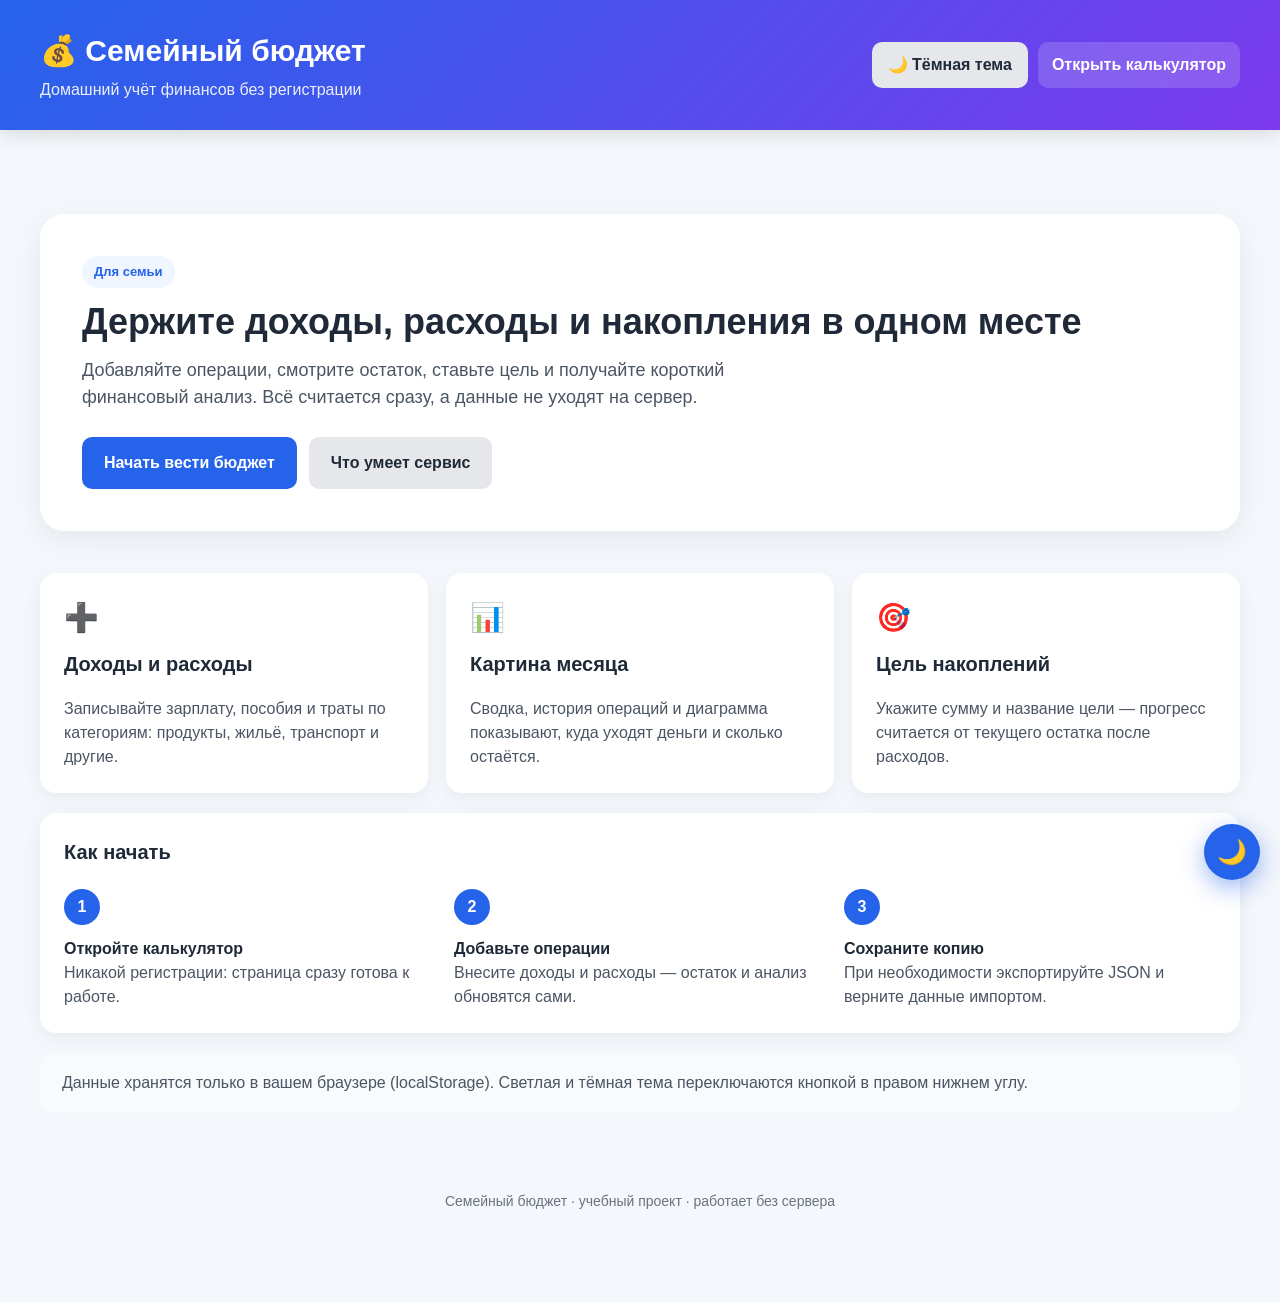
<file: index.html>
<!DOCTYPE html>
<html lang="ru">
<head>
    <meta charset="UTF-8">
    <meta name="viewport" content="width=device-width, initial-scale=1.0">
    <title>Семейный бюджет — учёт доходов и расходов</title>
    <meta name="description" content="Простой калькулятор семейного бюджета: доходы, расходы, цели накоплений и анализ. Данные хранятся только в вашем браузере.">

    <!-- Сразу применяем сохранённую тему, чтобы страница не мигала светлой -->
    <script>
        if (localStorage.getItem("familyBudgetTheme") === "dark") {
            document.documentElement.classList.add("theme-dark");
        }
    </script>

    <link rel="stylesheet" href="css/styles.css">
</head>

<body>

<!-- =========================
     ШАПКА ЛЕНДИНГА
========================= -->
<header>
    <div class="container header-content">

        <div>
            <h1>
                <a class="brand-link" href="index.html">
                    💰 Семейный бюджет
                </a>
            </h1>
            <p>Домашний учёт финансов без регистрации</p>
        </div>

        <div class="header-actions">

            <!-- Переключение светлой и тёмной темы на лендинге -->
            <button
                type="button"
                id="headerThemeToggle"
                class="btn btn-secondary"
                onclick="toggleTheme()"
                title="Переключить светлую и тёмную тему">
                🌙 Тёмная тема
            </button>

            <a class="nav-link" href="calculator.html">
                Открыть калькулятор
            </a>
        </div>

    </div>
</header>

<main>
    <div class="container">

        <!-- =========================
             ПРИВЕТСТВЕННЫЙ БЛОК
        ========================== -->
        <section class="landing-hero">
            <div class="hero-card">

                <span class="hero-kicker">Для семьи</span>

                <h2>Держите доходы, расходы и накопления в одном месте</h2>

                <p class="hero-lead">
                    Добавляйте операции, смотрите остаток, ставьте цель
                    и получайте короткий финансовый анализ.
                    Всё считается сразу, а данные не уходят на сервер.
                </p>

                <div class="hero-actions">
                    <a class="btn btn-primary btn-lg" href="calculator.html">
                        Начать вести бюджет
                    </a>
                    <a class="btn btn-secondary btn-lg" href="#features">
                        Что умеет сервис
                    </a>
                </div>

            </div>
        </section>

        <!-- =========================
             ВОЗМОЖНОСТИ
        ========================== -->
        <section id="features">
            <div class="features-grid">

                <article class="card">
                    <div class="feature-icon">➕</div>
                    <h2>Доходы и расходы</h2>
                    <p>
                        Записывайте зарплату, пособия и траты по категориям:
                        продукты, жильё, транспорт и другие.
                    </p>
                </article>

                <article class="card">
                    <div class="feature-icon">📊</div>
                    <h2>Картина месяца</h2>
                    <p>
                        Сводка, история операций и диаграмма показывают,
                        куда уходят деньги и сколько остаётся.
                    </p>
                </article>

                <article class="card">
                    <div class="feature-icon">🎯</div>
                    <h2>Цель накоплений</h2>
                    <p>
                        Укажите сумму и название цели — прогресс считается
                        от текущего остатка после расходов.
                    </p>
                </article>

            </div>
        </section>

        <!-- =========================
             КАК ЭТО РАБОТАЕТ
        ========================== -->
        <section class="card">
            <h2>Как начать</h2>

            <div class="steps-grid">

                <div>
                    <div class="step-num">1</div>
                    <strong>Откройте калькулятор</strong>
                    <p>Никакой регистрации: страница сразу готова к работе.</p>
                </div>

                <div>
                    <div class="step-num">2</div>
                    <strong>Добавьте операции</strong>
                    <p>Внесите доходы и расходы — остаток и анализ обновятся сами.</p>
                </div>

                <div>
                    <div class="step-num">3</div>
                    <strong>Сохраните копию</strong>
                    <p>При необходимости экспортируйте JSON и верните данные импортом.</p>
                </div>

            </div>
        </section>

        <p class="privacy-note">
            Данные хранятся только в вашем браузере (localStorage).
            Светлая и тёмная тема переключаются кнопкой в правом нижнем углу.
        </p>

    </div>
</main>

<footer class="site-footer">
    <div class="container">
        Семейный бюджет · учебный проект · работает без сервера
    </div>
</footer>

<!--
    Кнопка смены темы: всегда в правом нижнем углу.
    Светлая тема → значок луны, тёмная тема → значок солнца.
-->
<button
    type="button"
    id="themeToggle"
    class="theme-toggle"
    onclick="toggleTheme()"
    title="Переключить тему"
    aria-label="Переключить тему">
    🌙
</button>

<script src="js/theme.js"></script>
<script>
/*
    Дополнительная логика темы только для лендинга:
    обновляет кнопку в шапке и дублирует переключение,
    если внешний файл theme.js не загрузился.
*/
(function () {

    const THEME_STORAGE_KEY = "familyBudgetTheme";

    function isDarkTheme() {
        return document.documentElement.classList.contains("theme-dark");
    }

    function updateLandingButtons() {

        const isDark = isDarkTheme();

        const headerButton =
            document.getElementById("headerThemeToggle");

        const cornerButton =
            document.getElementById("themeToggle");

        if (headerButton) {
            headerButton.textContent =
                isDark ? "☀️ Светлая тема" : "🌙 Тёмная тема";
            headerButton.title =
                isDark
                    ? "Включить светлую тему"
                    : "Включить тёмную тему";
        }

        if (cornerButton) {
            cornerButton.textContent = isDark ? "☀️" : "🌙";
            cornerButton.title =
                isDark
                    ? "Включить светлую тему"
                    : "Включить тёмную тему";
        }
    }

    window.toggleTheme = function () {

        const nextTheme = isDarkTheme() ? "light" : "dark";

        document.documentElement.classList.toggle(
            "theme-dark",
            nextTheme === "dark"
        );

        localStorage.setItem(THEME_STORAGE_KEY, nextTheme);
        updateLandingButtons();
    };

    updateLandingButtons();
})();
</script>

</body>
</html>
</file>
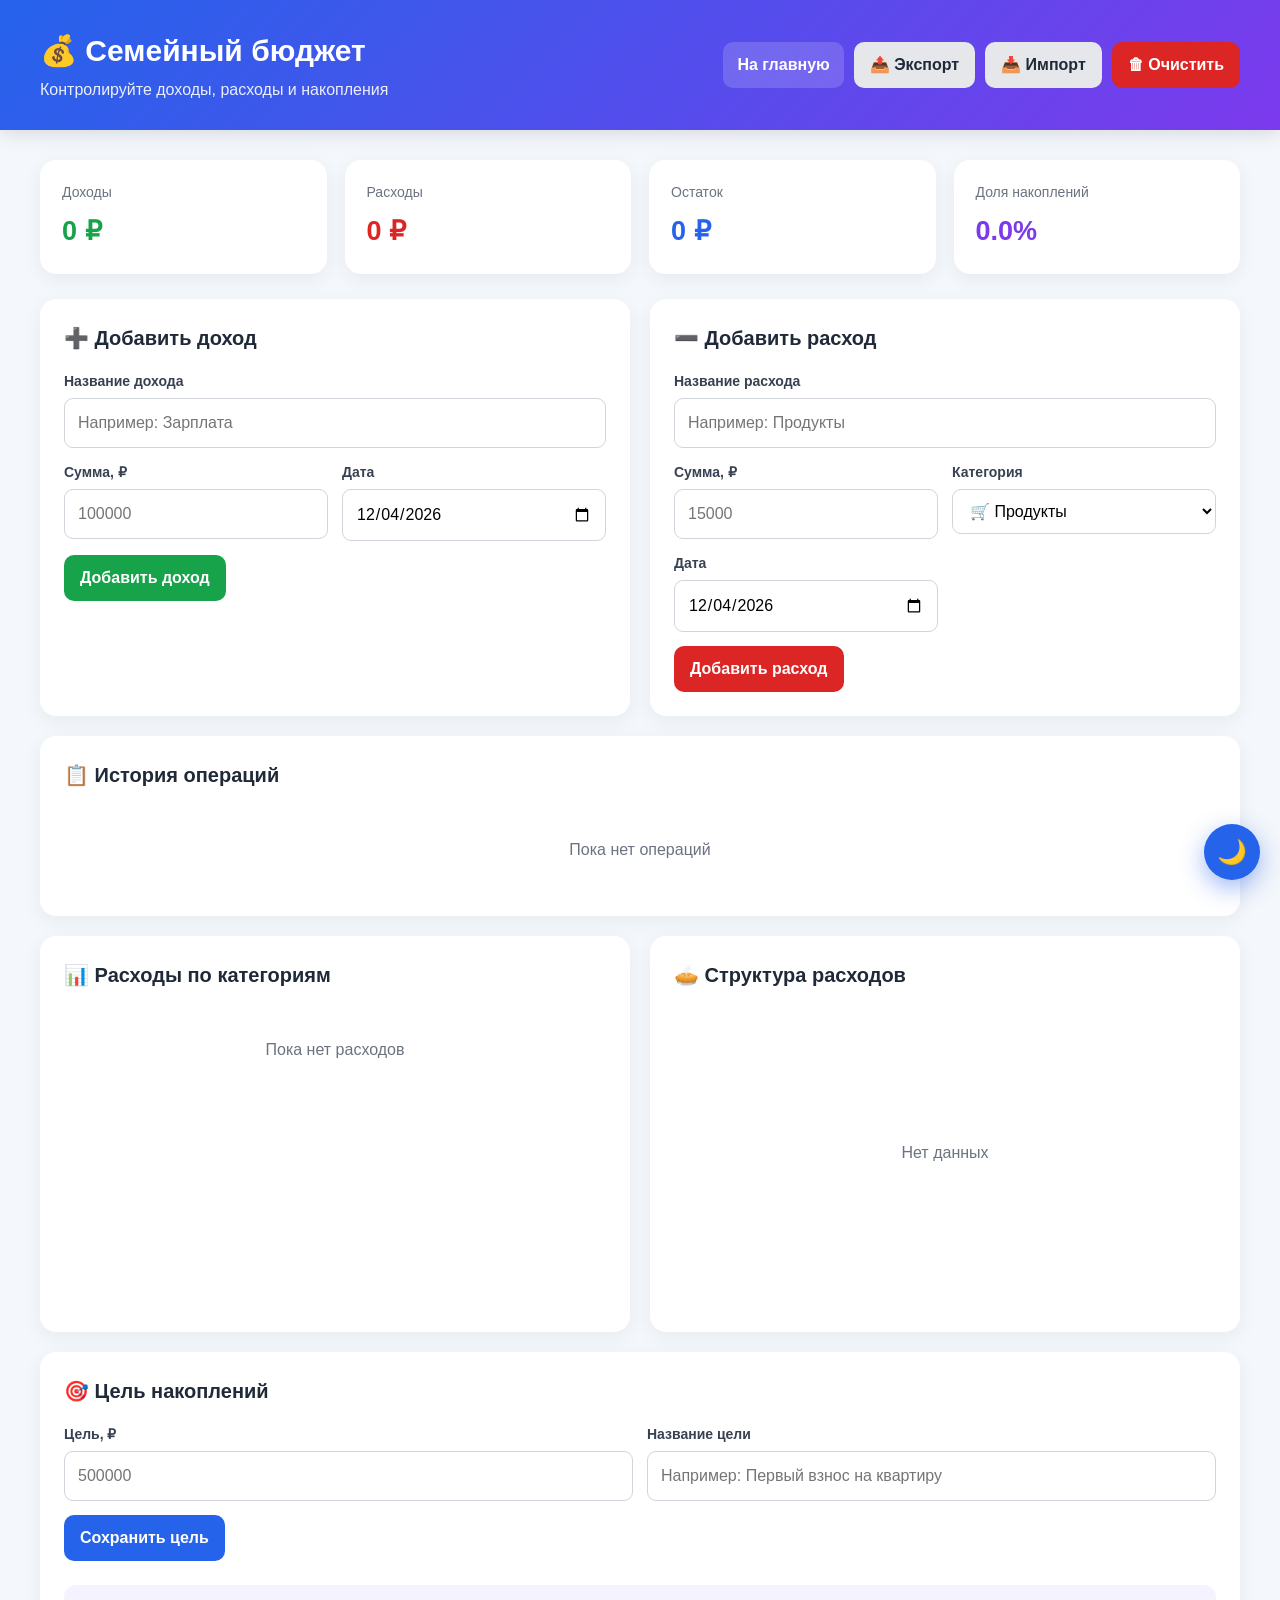
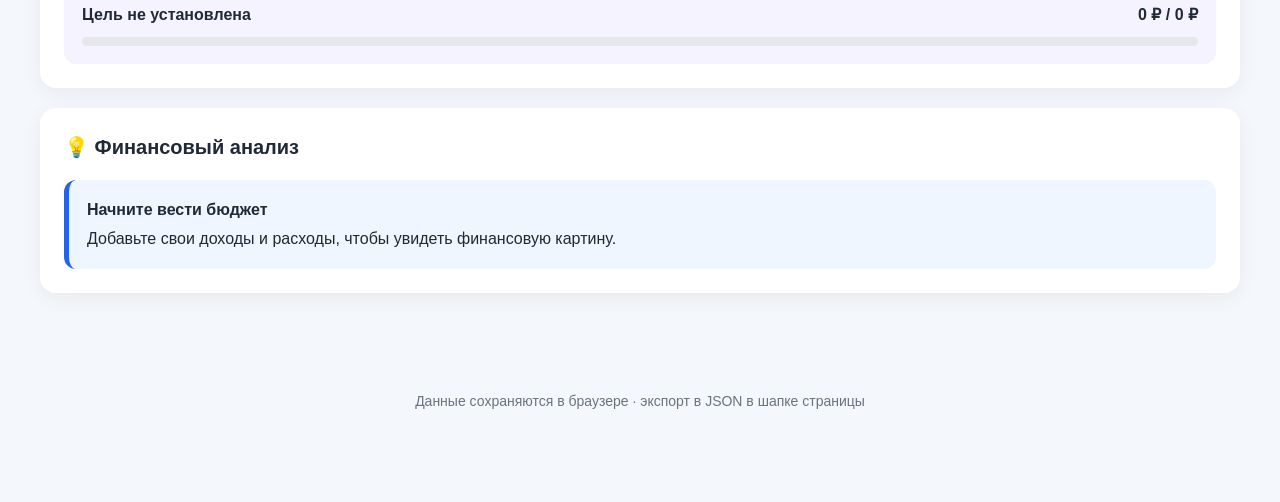
<file: calculator.html>
<!DOCTYPE html>
<html lang="ru">
<head>
    <meta charset="UTF-8">
    <meta name="viewport" content="width=device-width, initial-scale=1.0">
    <title>Калькулятор семейного бюджета</title>
    <meta name="description" content="Калькулятор доходов, расходов, накоплений и финансового анализа для семьи.">

    <!-- Сразу применяем сохранённую тему, чтобы страница не мигала светлой -->
    <script>
        if (localStorage.getItem("familyBudgetTheme") === "dark") {
            document.documentElement.classList.add("theme-dark");
        }
    </script>

    <link rel="stylesheet" href="css/styles.css">
</head>

<body>

<header>
    <div class="container header-content">

        <div>
            <h1>
                <a class="brand-link" href="index.html">
                    💰 Семейный бюджет
                </a>
            </h1>
            <p>Контролируйте доходы, расходы и накопления</p>
        </div>

        <div class="header-actions">

            <!-- Возврат на приветственную страницу -->
            <a class="nav-link" href="index.html">
                На главную
            </a>

            <button
                class="btn btn-secondary"
                onclick="exportData()">
                📤 Экспорт
            </button>

            <button
                class="btn btn-secondary"
                onclick="document.getElementById('importFile').click()">
                📥 Импорт
            </button>

            <input
                type="file"
                id="importFile"
                accept=".json"
                style="display:none"
                onchange="importData(event)">

            <button
                class="btn btn-danger"
                onclick="clearAll()">
                🗑 Очистить
            </button>

        </div>
    </div>
</header>

<main>
    <div class="container">

        <!-- =========================
             ОСНОВНЫЕ ПОКАЗАТЕЛИ
        ========================= -->

        <section class="summary-grid">

            <div class="summary-card">
                <div class="summary-title">Доходы</div>
                <div id="totalIncome" class="summary-value income-value">
                    0 ₽
                </div>
            </div>

            <div class="summary-card">
                <div class="summary-title">Расходы</div>
                <div id="totalExpenses" class="summary-value expense-value">
                    0 ₽
                </div>
            </div>

            <div class="summary-card">
                <div class="summary-title">Остаток</div>
                <div id="balance" class="summary-value balance-value">
                    0 ₽
                </div>
            </div>

            <div class="summary-card">
                <div class="summary-title">Доля накоплений</div>
                <div id="savingPercent" class="summary-value saving-value">
                    0%
                </div>
            </div>

        </section>

        <div class="layout">

            <!-- =========================
                 ДОБАВЛЕНИЕ ДОХОДА
            ========================= -->

            <section class="card">

                <h2>➕ Добавить доход</h2>

                <form id="incomeForm" class="form-grid">

                    <div class="form-group full">
                        <label for="incomeName">
                            Название дохода
                        </label>

                        <input
                            id="incomeName"
                            type="text"
                            placeholder="Например: Зарплата"
                            required>
                    </div>

                    <div class="form-group">
                        <label for="incomeAmount">
                            Сумма, ₽
                        </label>

                        <input
                            id="incomeAmount"
                            type="number"
                            min="0"
                            step="0.01"
                            placeholder="100000"
                            required>
                    </div>

                    <div class="form-group">
                        <label for="incomeDate">
                            Дата
                        </label>

                        <input
                            id="incomeDate"
                            type="date"
                            required>
                    </div>

                    <div class="form-actions">
                        <button
                            type="submit"
                            class="btn btn-success">
                            Добавить доход
                        </button>
                    </div>

                </form>

            </section>

            <!-- =========================
                 ДОБАВЛЕНИЕ РАСХОДА
            ========================= -->

            <section class="card">

                <h2>➖ Добавить расход</h2>

                <form id="expenseForm" class="form-grid">

                    <div class="form-group full">
                        <label for="expenseName">
                            Название расхода
                        </label>

                        <input
                            id="expenseName"
                            type="text"
                            placeholder="Например: Продукты"
                            required>
                    </div>

                    <div class="form-group">
                        <label for="expenseAmount">
                            Сумма, ₽
                        </label>

                        <input
                            id="expenseAmount"
                            type="number"
                            min="0"
                            step="0.01"
                            placeholder="15000"
                            required>
                    </div>

                    <div class="form-group">
                        <label for="expenseCategory">
                            Категория
                        </label>

                        <select id="expenseCategory" required>
                            <option value="Продукты">🛒 Продукты</option>
                            <option value="Жильё">🏠 Жильё</option>
                            <option value="Транспорт">🚗 Транспорт</option>
                            <option value="Коммунальные услуги">
                                💡 Коммунальные услуги
                            </option>
                            <option value="Здоровье">💊 Здоровье</option>
                            <option value="Одежда">👕 Одежда</option>
                            <option value="Развлечения">🎬 Развлечения</option>
                            <option value="Образование">📚 Образование</option>
                            <option value="Связь">📱 Связь</option>
                            <option value="Путешествия">✈️ Путешествия</option>
                            <option value="Другое">📦 Другое</option>
                        </select>
                    </div>

                    <div class="form-group">
                        <label for="expenseDate">
                            Дата
                        </label>

                        <input
                            id="expenseDate"
                            type="date"
                            required>
                    </div>

                    <div class="form-actions">
                        <button
                            type="submit"
                            class="btn btn-danger">
                            Добавить расход
                        </button>
                    </div>

                </form>

            </section>

        </div>

        <!-- =========================
             ОПЕРАЦИИ
        ========================= -->

        <section class="card">

            <h2>📋 История операций</h2>

            <div id="transactionList" class="transaction-list">
                <div class="empty">
                    Пока нет операций
                </div>
            </div>

        </section>

        <div class="layout">

            <!-- =========================
                 РАСХОДЫ ПО КАТЕГОРИЯМ
            ========================= -->

            <section class="card">

                <h2>📊 Расходы по категориям</h2>

                <div id="categories"></div>

            </section>

            <!-- =========================
                 ДИАГРАММА
            ========================= -->

            <section class="card">

                <h2>🥧 Структура расходов</h2>

                <div class="chart-wrapper">
                    <canvas
                        id="expenseChart"
                        width="300"
                        height="300">
                    </canvas>
                </div>

            </section>

        </div>

        <!-- =========================
             ЦЕЛЬ НАКОПЛЕНИЙ
        ========================= -->

        <section class="card">

            <h2>🎯 Цель накоплений</h2>

            <div class="form-grid">

                <div class="form-group">
                    <label for="goalAmount">
                        Цель, ₽
                    </label>

                    <input
                        id="goalAmount"
                        type="number"
                        min="0"
                        step="100"
                        placeholder="500000">
                </div>

                <div class="form-group">
                    <label for="goalName">
                        Название цели
                    </label>

                    <input
                        id="goalName"
                        type="text"
                        placeholder="Например: Первый взнос на квартиру">
                </div>

                <div class="form-actions">
                    <button
                        class="btn btn-primary"
                        onclick="saveGoal()">
                        Сохранить цель
                    </button>
                </div>

            </div>

            <br>

            <div class="goal-box">

                <div class="goal-values">
                    <span id="goalTitle">
                        Цель не установлена
                    </span>

                    <span id="goalProgressText">
                        0 ₽ / 0 ₽
                    </span>
                </div>

                <div class="progress">
                    <div
                        id="goalProgress"
                        class="progress-bar"
                        style="width:0%">
                    </div>
                </div>

            </div>

        </section>

        <!-- =========================
             ФИНАНСОВЫЙ АНАЛИЗ
        ========================= -->

        <section class="card">

            <h2>💡 Финансовый анализ</h2>

            <div
                id="financialStatus"
                class="status-box">
                Добавьте доходы и расходы, чтобы получить анализ.
            </div>

        </section>

    </div>
</main>

<footer class="site-footer">
    <div class="container">
        Данные сохраняются в браузере · экспорт в JSON в шапке страницы
    </div>
</footer>

<!-- Уведомления показываются над кнопкой темы -->
<div id="toast"></div>

<!--
    Кнопка смены темы: всегда в правом нижнем углу.
    Светлая тема → значок луны, тёмная тема → значок солнца.
-->
<button
    type="button"
    id="themeToggle"
    class="theme-toggle"
    onclick="toggleTheme()"
    title="Переключить тему"
    aria-label="Переключить тему">
    🌙
</button>

<script src="js/theme.js"></script>
<script src="js/calculator.js"></script>

</body>
</html>
</file>
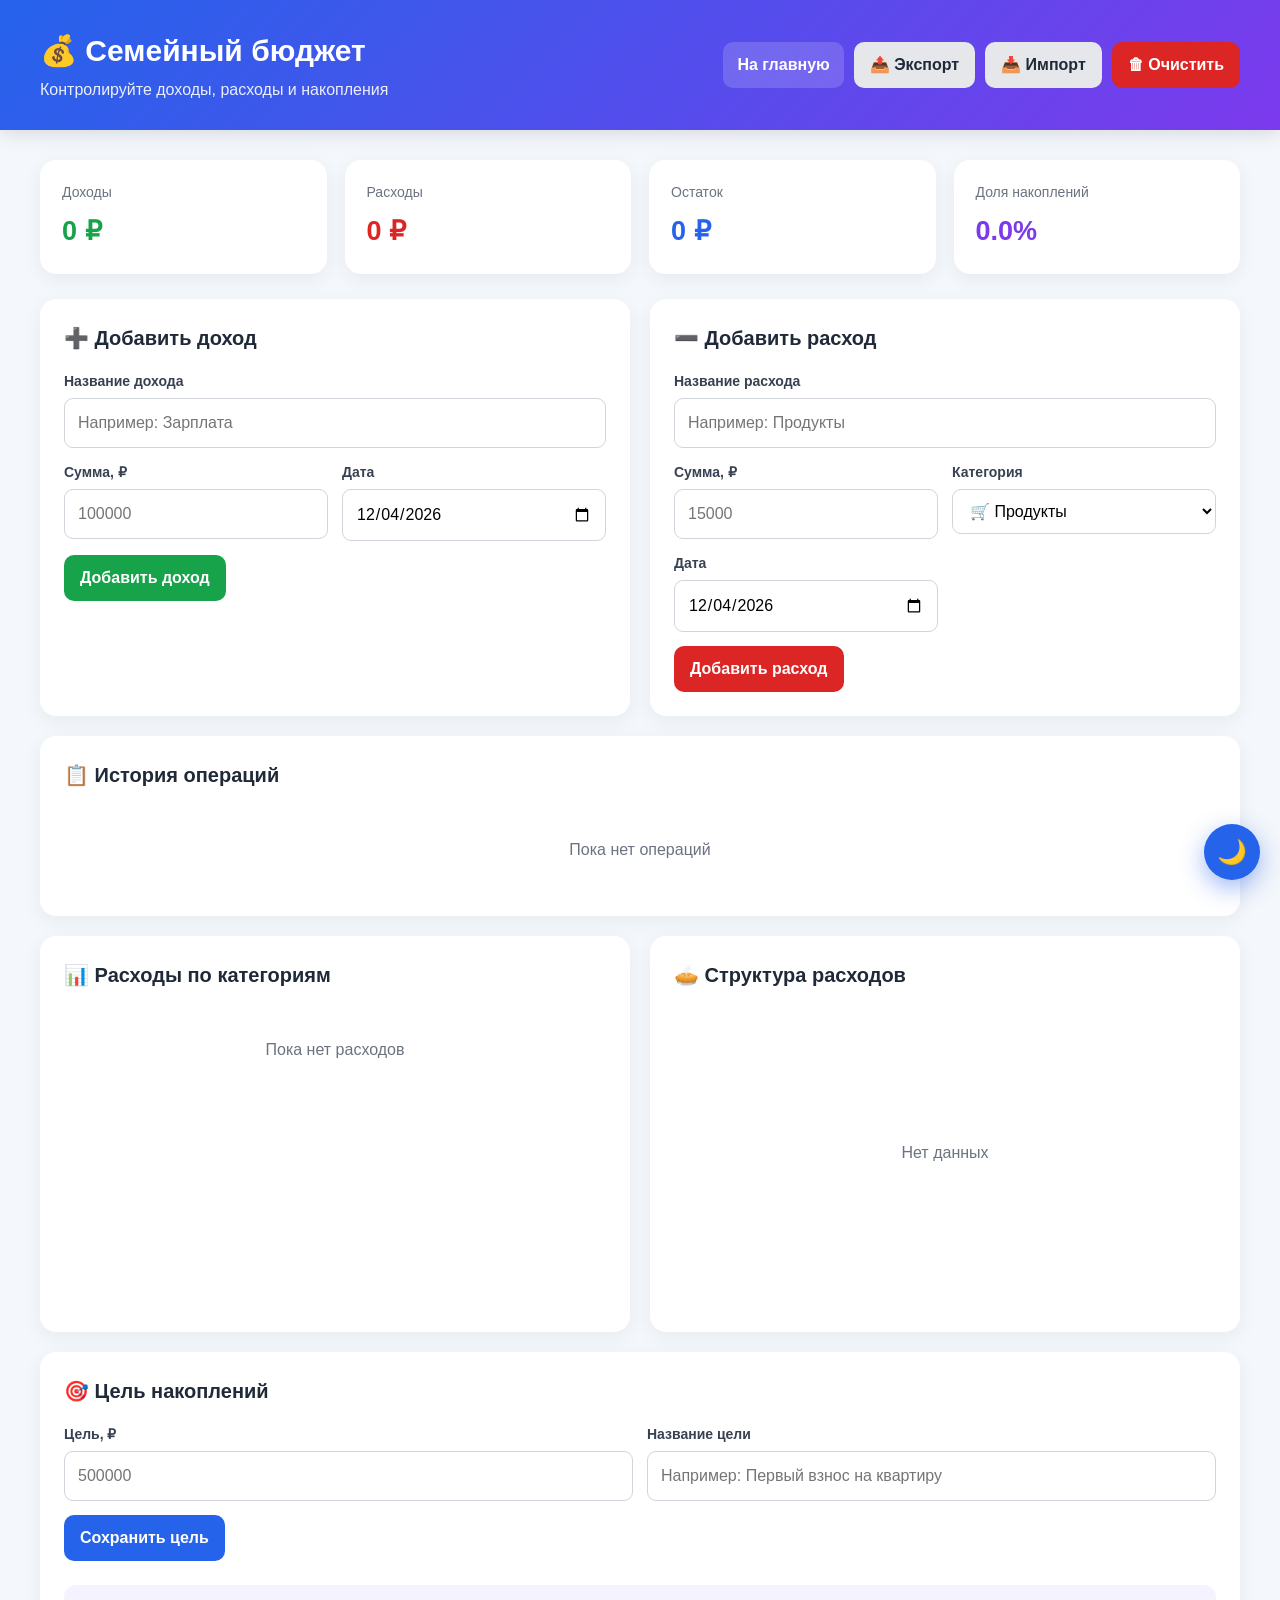
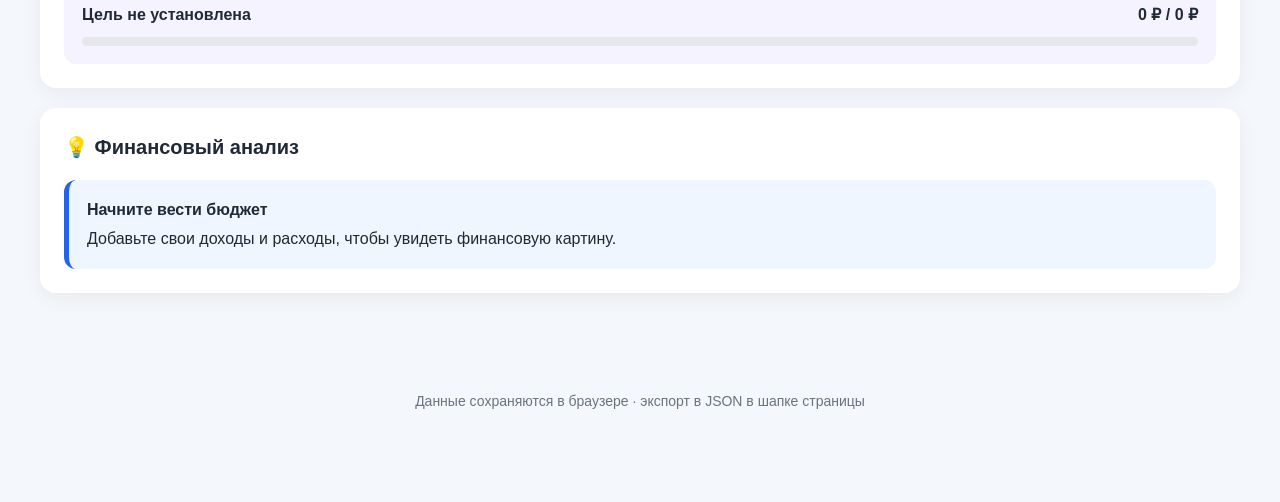
<file: Калькулятор бюджета.html>
<!DOCTYPE html>
<html lang="ru">
<head>
    <meta charset="UTF-8">
    <meta http-equiv="refresh" content="0; url=calculator.html">
    <title>Переход к калькулятору</title>
    <link rel="canonical" href="calculator.html">
</head>
<body>
    <!-- Старый файл оставлен, чтобы прежняя ссылка продолжала открывать калькулятор -->
    <p>
        Калькулятор переехал на
        <a href="calculator.html">calculator.html</a>.
    </p>
</body>
</html>
</file>
<file: css/styles.css>
* {
            box-sizing: border-box;
            margin: 0;
            padding: 0;
        }

        body {
            font-family: Arial, Helvetica, sans-serif;
            background: #f4f7fb;
            color: #1f2937;
            line-height: 1.5;
        }

        button,
        input,
        select {
            font: inherit;
        }

        button {
            cursor: pointer;
        }

        .container {
            width: min(1200px, 94%);
            margin: 0 auto;
        }

        /* =========================
           ШАПКА
        ========================= */

        header {
            background: linear-gradient(135deg, #2563eb, #7c3aed);
            color: white;
            padding: 28px 0;
            box-shadow: 0 4px 20px rgba(0, 0, 0, 0.12);
        }

        .header-content {
            display: flex;
            justify-content: space-between;
            align-items: center;
            gap: 20px;
        }

        header h1 {
            font-size: 30px;
            margin-bottom: 5px;
        }

        header p {
            opacity: 0.9;
        }

        .header-actions {
            display: flex;
            gap: 10px;
            flex-wrap: wrap;
        }

        /* =========================
           КНОПКИ
        ========================= */

        .btn {
            border: none;
            border-radius: 10px;
            padding: 11px 16px;
            font-weight: 600;
            transition: 0.2s;
        }

        .btn:hover {
            transform: translateY(-1px);
        }

        .btn-primary {
            background: #2563eb;
            color: white;
        }

        .btn-primary:hover {
            background: #1d4ed8;
        }

        .btn-success {
            background: #16a34a;
            color: white;
        }

        .btn-danger {
            background: #dc2626;
            color: white;
        }

        .btn-secondary {
            background: #e5e7eb;
            color: #1f2937;
        }

        /* =========================
           ОСНОВНОЙ КОНТЕНТ
        ========================= */

        main {
            padding: 30px 0 50px;
        }

        .summary-grid {
            display: grid;
            grid-template-columns: repeat(4, 1fr);
            gap: 18px;
            margin-bottom: 25px;
        }

        .summary-card {
            background: white;
            border-radius: 16px;
            padding: 22px;
            box-shadow: 0 5px 20px rgba(0, 0, 0, 0.06);
        }

        .summary-title {
            color: #6b7280;
            font-size: 14px;
            margin-bottom: 8px;
        }

        .summary-value {
            font-size: 27px;
            font-weight: 700;
        }

        .income-value {
            color: #16a34a;
        }

        .expense-value {
            color: #dc2626;
        }

        .balance-value {
            color: #2563eb;
        }

        .saving-value {
            color: #7c3aed;
        }

        .layout {
            display: grid;
            grid-template-columns: 1fr 1fr;
            gap: 20px;
        }

        .card {
            background: white;
            border-radius: 16px;
            padding: 24px;
            box-shadow: 0 5px 20px rgba(0, 0, 0, 0.06);
            margin-bottom: 20px;
        }

        .card h2 {
            font-size: 20px;
            margin-bottom: 18px;
        }

        /* =========================
           ФОРМЫ
        ========================= */

        .form-grid {
            display: grid;
            grid-template-columns: 1fr 1fr;
            gap: 14px;
        }

        .form-group {
            display: flex;
            flex-direction: column;
            gap: 6px;
        }

        .form-group.full {
            grid-column: 1 / -1;
        }

        label {
            font-size: 14px;
            font-weight: 600;
            color: #374151;
        }

        input,
        select {
            width: 100%;
            padding: 12px 13px;
            border: 1px solid #d1d5db;
            border-radius: 9px;
            background: white;
            outline: none;
        }

        input:focus,
        select:focus {
            border-color: #2563eb;
            box-shadow: 0 0 0 3px rgba(37, 99, 235, 0.1);
        }

        .form-actions {
            grid-column: 1 / -1;
            display: flex;
            gap: 10px;
        }

        /* =========================
           СПИСОК ОПЕРАЦИЙ
        ========================= */

        .transaction-list {
            display: flex;
            flex-direction: column;
            gap: 10px;
            max-height: 430px;
            overflow-y: auto;
        }

        .transaction {
            display: flex;
            align-items: center;
            justify-content: space-between;
            gap: 15px;
            padding: 13px;
            border: 1px solid #e5e7eb;
            border-radius: 10px;
        }

        .transaction-info {
            min-width: 0;
        }

        .transaction-name {
            font-weight: 600;
        }

        .transaction-meta {
            color: #6b7280;
            font-size: 13px;
        }

        .transaction-amount {
            font-weight: 700;
            white-space: nowrap;
        }

        .transaction.income .transaction-amount {
            color: #16a34a;
        }

        .transaction.expense .transaction-amount {
            color: #dc2626;
        }

        .delete-btn {
            border: none;
            background: #fee2e2;
            color: #dc2626;
            width: 34px;
            height: 34px;
            border-radius: 8px;
            font-size: 18px;
        }

        /* =========================
           КАТЕГОРИИ
        ========================= */

        .category-item {
            margin-bottom: 18px;
        }

        .category-header {
            display: flex;
            justify-content: space-between;
            gap: 10px;
            margin-bottom: 7px;
            font-size: 14px;
        }

        .progress {
            width: 100%;
            height: 9px;
            background: #e5e7eb;
            border-radius: 999px;
            overflow: hidden;
        }

        .progress-bar {
            height: 100%;
            border-radius: 999px;
            background: linear-gradient(90deg, #2563eb, #7c3aed);
        }

        /* =========================
           ЦЕЛЬ НАКОПЛЕНИЙ
        ========================= */

        .goal-box {
            background: #f5f3ff;
            border-radius: 12px;
            padding: 18px;
        }

        .goal-values {
            display: flex;
            justify-content: space-between;
            gap: 10px;
            margin-bottom: 10px;
            font-weight: 600;
        }

        /* =========================
           ДИАГРАММА
        ========================= */

        .chart-wrapper {
            display: flex;
            justify-content: center;
            align-items: center;
            min-height: 300px;
        }

        canvas {
            max-width: 100%;
        }

        /* =========================
           АНАЛИЗ
        ========================= */

        .status-box {
            padding: 18px;
            border-radius: 12px;
            background: #eff6ff;
            border-left: 5px solid #2563eb;
        }

        .status-box.good {
            background: #f0fdf4;
            border-left-color: #16a34a;
        }

        .status-box.warning {
            background: #fffbeb;
            border-left-color: #f59e0b;
        }

        .status-box.bad {
            background: #fef2f2;
            border-left-color: #dc2626;
        }

        .status-title {
            font-weight: 700;
            margin-bottom: 5px;
        }

        /* =========================
           ПУСТОЕ СОСТОЯНИЕ
        ========================= */

        .empty {
            text-align: center;
            padding: 30px 15px;
            color: #6b7280;
        }

        /* =========================
           УВЕДОМЛЕНИЯ
        ========================= */

        #toast {
            position: fixed;
            right: 20px;
            /* Выше кнопки темы, чтобы уведомление её не перекрывало */
            bottom: 92px;
            background: #111827;
            color: white;
            padding: 13px 18px;
            border-radius: 10px;
            opacity: 0;
            transform: translateY(20px);
            pointer-events: none;
            transition: 0.25s;
            z-index: 1000;
        }

        /* =========================
           КНОПКА ПЕРЕКЛЮЧЕНИЯ ТЕМЫ
           (правый нижний угол)
        ========================= */

        .theme-toggle {
            position: fixed;
            right: 20px;
            bottom: 20px;
            z-index: 1100;
            width: 56px;
            height: 56px;
            border: none;
            border-radius: 50%;
            background: #2563eb;
            color: white;
            font-size: 24px;
            box-shadow: 0 8px 24px rgba(37, 99, 235, 0.45);
            transition: 0.2s;
        }

        .theme-toggle:hover {
            transform: translateY(-2px) scale(1.04);
            background: #1d4ed8;
        }

        /* =========================
           ТЁМНАЯ ТЕМА
        ========================= */

        html.theme-dark body {
            background: #0f172a;
            color: #e5e7eb;
        }

        html.theme-dark header {
            background: linear-gradient(135deg, #1e3a8a, #5b21b6);
            box-shadow: 0 4px 20px rgba(0, 0, 0, 0.35);
        }

        html.theme-dark .btn-secondary {
            background: #334155;
            color: #e5e7eb;
        }

        html.theme-dark .summary-card,
        html.theme-dark .card {
            background: #1e2937;
            box-shadow: 0 5px 20px rgba(0, 0, 0, 0.28);
        }

        html.theme-dark .summary-title,
        html.theme-dark .transaction-meta,
        html.theme-dark .empty {
            color: #94a3b8;
        }

        html.theme-dark .saving-value {
            color: #c4b5fd;
        }

        html.theme-dark label {
            color: #cbd5e1;
        }

        html.theme-dark input,
        html.theme-dark select {
            background: #0f172a;
            color: #e5e7eb;
            border-color: #475569;
        }

        html.theme-dark .transaction {
            border-color: #334155;
            background: #0f172a;
        }

        html.theme-dark .delete-btn {
            background: #7f1d1d;
            color: #fecaca;
        }

        html.theme-dark .progress {
            background: #334155;
        }

        html.theme-dark .goal-box {
            background: #312e81;
        }

        html.theme-dark .status-box {
            background: #1e3a5f;
        }

        html.theme-dark .status-box.good {
            background: #14532d;
        }

        html.theme-dark .status-box.warning {
            background: #78350f;
        }

        html.theme-dark .status-box.bad {
            background: #7f1d1d;
        }

        html.theme-dark .theme-toggle {
            background: #f59e0b;
            color: #111827;
            box-shadow: 0 8px 24px rgba(245, 158, 11, 0.4);
        }

        html.theme-dark .theme-toggle:hover {
            background: #d97706;
        }

        html.theme-dark #toast {
            background: #e5e7eb;
            color: #111827;
        }

        #toast.show {
            opacity: 1;
            transform: translateY(0);
        }

        /* =========================
           АДАПТИВНОСТЬ
        ========================= */

        @media (max-width: 900px) {
            .summary-grid {
                grid-template-columns: repeat(2, 1fr);
            }

            .layout {
                grid-template-columns: 1fr;
            }

            .header-content {
                flex-direction: column;
                align-items: flex-start;
            }
        }

        @media (max-width: 600px) {
            header h1 {
                font-size: 24px;
            }

            .summary-grid {
                grid-template-columns: 1fr;
            }

            .form-grid {
                grid-template-columns: 1fr;
            }

            .form-group.full,
            .form-actions {
                grid-column: auto;
            }

            .form-actions {
                flex-direction: column;
            }

            .header-actions {
                width: 100%;
            }

            .header-actions .btn {
                flex: 1;
            }
        }

        /* =========================
           НАВИГАЦИЯ И ПОДВАЛ
        ========================= */

        .brand-link {
            color: inherit;
            text-decoration: none;
        }

        .brand-link:hover {
            opacity: 0.92;
        }

        .nav-link {
            display: inline-flex;
            align-items: center;
            color: white;
            text-decoration: none;
            font-weight: 600;
            padding: 10px 14px;
            border-radius: 10px;
            background: rgba(255, 255, 255, 0.16);
        }

        .nav-link:hover {
            background: rgba(255, 255, 255, 0.28);
        }

        .site-footer {
            padding: 28px 0 90px;
            color: #6b7280;
            text-align: center;
            font-size: 14px;
        }

        html.theme-dark .site-footer {
            color: #94a3b8;
        }

        /* =========================
           ПРИВЕТСТВЕННЫЙ ЛЕНДИНГ
        ========================= */

        .landing-hero {
            padding: 54px 0 20px;
        }

        .hero-card {
            background: white;
            border-radius: 24px;
            padding: 42px;
            box-shadow: 0 8px 30px rgba(0, 0, 0, 0.07);
        }

        .hero-kicker {
            display: inline-block;
            margin-bottom: 12px;
            padding: 6px 12px;
            border-radius: 999px;
            background: #eff6ff;
            color: #2563eb;
            font-size: 13px;
            font-weight: 700;
        }

        .hero-card h2 {
            font-size: 36px;
            line-height: 1.2;
            margin-bottom: 14px;
        }

        .hero-lead {
            max-width: 680px;
            color: #4b5563;
            font-size: 18px;
            margin-bottom: 26px;
        }

        .hero-actions {
            display: flex;
            flex-wrap: wrap;
            gap: 12px;
        }

        .btn-lg {
            padding: 14px 22px;
            font-size: 16px;
            text-decoration: none;
            display: inline-flex;
            align-items: center;
        }

        .features-grid,
        .steps-grid {
            display: grid;
            grid-template-columns: repeat(3, 1fr);
            gap: 18px;
            margin-top: 22px;
        }

        .feature-icon {
            font-size: 28px;
            margin-bottom: 10px;
        }

        .card p {
            color: #4b5563;
        }

        html.theme-dark .hero-card {
            background: #1e2937;
            box-shadow: 0 8px 30px rgba(0, 0, 0, 0.28);
        }

        html.theme-dark .hero-kicker {
            background: #1e3a8a;
            color: #bfdbfe;
        }

        html.theme-dark .hero-lead,
        html.theme-dark .card p,
        html.theme-dark .step-num {
            color: #cbd5e1;
        }

        .step-num {
            width: 36px;
            height: 36px;
            border-radius: 50%;
            background: #2563eb;
            color: white;
            display: flex;
            align-items: center;
            justify-content: center;
            font-weight: 700;
            margin-bottom: 12px;
        }

        .privacy-note {
            margin-top: 8px;
            padding: 18px 22px;
            border-radius: 16px;
            background: #f8fafc;
            color: #4b5563;
        }

        html.theme-dark .privacy-note {
            background: #1e2937;
            color: #cbd5e1;
        }

        @media (max-width: 900px) {
            .hero-card {
                padding: 28px 22px;
            }

            .hero-card h2 {
                font-size: 28px;
            }

            .features-grid,
            .steps-grid {
                grid-template-columns: 1fr;
            }
        }
</file>
